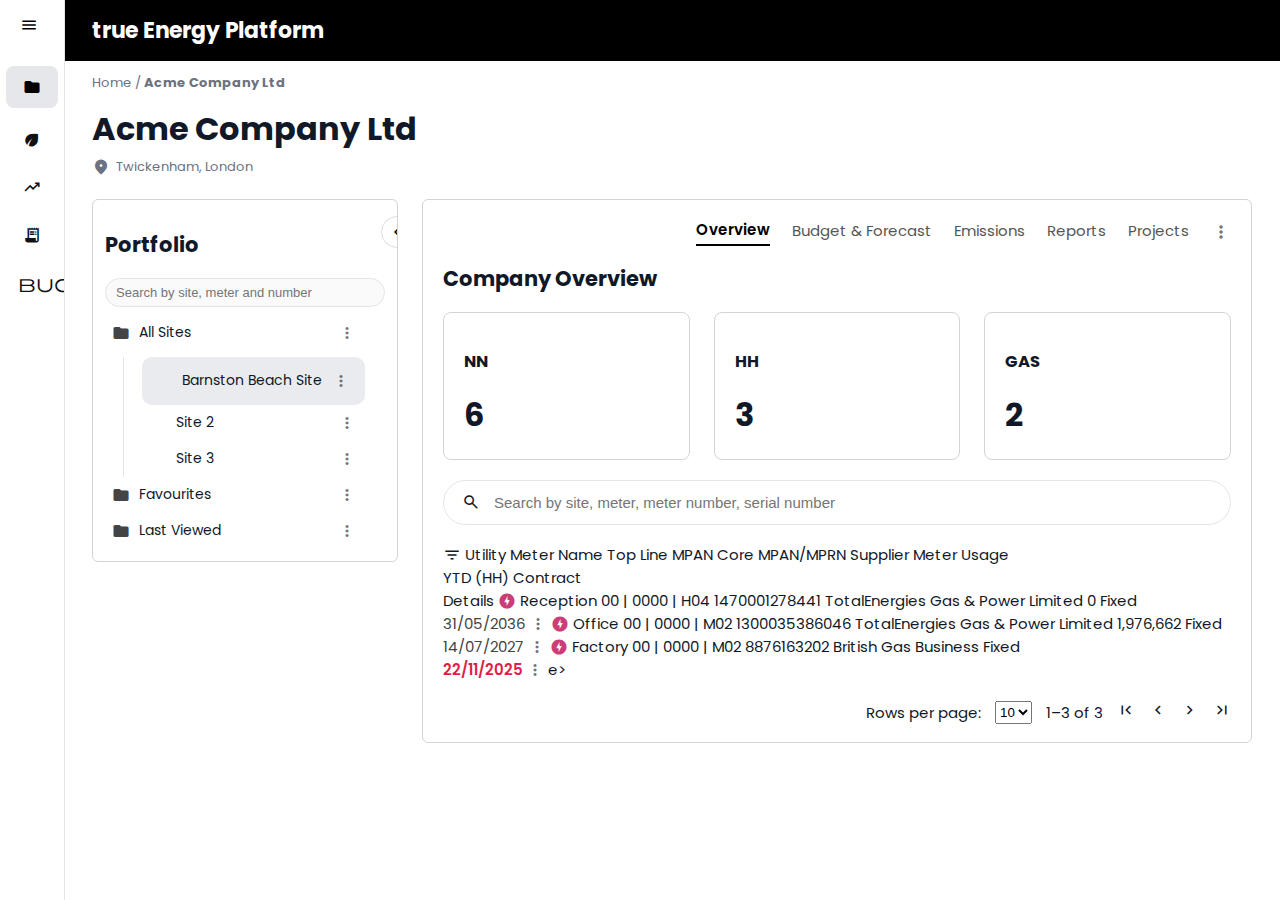
<file: index.html>
<!DOCTYPE html>
<html lang="en">
<head>
  <meta charset="UTF-8" />
  <title>True Energy Platform</title>
  <link rel="stylesheet" href="https://fonts.googleapis.com/css2?family=Material+Symbols+Outlined" />
  <link rel="stylesheet" href="assets/layout.css" />
  <link rel="stylesheet" href="assets/tree.css" />
  <link rel="preconnect" href="https://fonts.googleapis.com">
<link rel="preconnect" href="https://fonts.gstatic.com" crossorigin>
<link href="https://fonts.googleapis.com/css2?family=Allerta&family=Poppins:ital,wght@0,100;0,200;0,300;0,400;0,500;0,600;0,700;0,800;0,900;1,100;1,200;1,300;1,400;1,500;1,600;1,700;1,800;1,900&display=swap" rel="stylesheet">
</head>

<body class="nav-rail-collapsed">


  <!-- GOOGLE-STYLE NAV RAIL -->
  <aside id="navRail" class="nav-rail collapsed">

    <div class="nav-rail-top">
      <button id="navRailToggle" class="nav-rail-toggle">
        <span class="material-symbols-outlined">menu</span>
      </button>
    </div>

    <nav class="nav-rail-links">
       <a data-section="sustainability" class="landed">
        <span class="material-symbols-outlined">folder</span>
        <span class="label">Portfolio</span>
      </a>
      <a data-section="sustainability">
        <span class="material-symbols-outlined">eco</span>
        <span class="label">Sustainability</span>
      </a>

      <a data-section="trading">
        <span class="material-symbols-outlined">trending_up</span>
        <span class="label">Trading</span>
      </a>

      <a data-section="bill_validation">
        <span class="material-symbols-outlined">receipt_long</span>
        <span class="label">Bill Validation</span>
      </a>

      <a data-section="procurement">
        <span class="material-symbols-outlined">bucket_check</span>
        <span class="label">Procurement</span>
      </a>
    </nav>

  </aside>

  <!-- TOP HEADER -->
  <header class="top-header">
    <div class="logo">true Energy Platform</div>
  </header>

  <!-- BREADCRUMBS -->
  <div class="breadcrumbs">
    <span>Home</span> /
    <strong>Acme Company Ltd</strong>
  </div>

  <!-- PAGE TITLE -->
  <section class="page-title">
    <h1>Acme Company Ltd</h1>
    <div class="location-row">
      <span class="material-symbols-outlined">location_on</span>
      Twickenham, London
    </div>
  </section>

  <!-- MAIN LAYOUT -->
  <div class="layout-wrapper">

    <!-- LEFT SIDEBAR (Tree Navigation) -->
    <aside id="sidebar" class="sidebar">

      <button id="collapseBtn" class="sidebar-toggle">
        <span class="material-symbols-outlined" id="collapseIcon">chevron_left</span>
      </button>

      <div class="sidebar-content">
        <h2>Portfolio</h2>

        <div class="tree-card">
          <div class="tree-search">
            <input type="search" placeholder="Search by site, meter and number" disabled />
          </div>
          <div class="tree-container" id="treeContainer"></div>
        </div>
      </div>

    </aside>



    <!-- MAIN CONTENT -->
    <main class="main-content">

     <div class="content-top-menu">
  <nav>
    <a href="overview.html" class="tab-link landed">Overview</a>
    <a href="budget.html" class="tab-link">Budget &amp; Forecast</a>
    <a href="emissions.html" class="tab-link">Emissions</a>
    <a href="reports.html" class="tab-link">Reports</a>
    <a href="projects.html" class="tab-link">Projects</a>
    <span class="material-symbols-outlined more-menu">more_vert</span>
  </nav>
</div>

<h2>Company Overview</h2>
      <div class="metric-row">
        <div class="metric-card">
          <h3>NN</h3>
          <div class="value">6</div>
        </div>
        <div class="metric-card">
          <h3>HH</h3>
          <div class="value">3</div>
        </div>
        <div class="metric-card">
          <h3>GAS</h3>
          <div class="value">2</div>
        </div>
      </div>

      

      <div id="contentArea">

  <div class="meters-table-wrapper new-style">

    <!-- Search bar -->
    <div class="new-table-search">
      <span class="material-symbols-outlined search-icon">search</span>
      <input type="text" placeholder="Search by site, meter, meter number, serial number" />
    </div>

<tabe class="new-table">
      <thead>
        <tr>
          <th><span class="material-symbols-outlined">filter_list</span> Utility</th>
          <th>Meter Name</th>
          <th>Top Line MPAN</th>
          <th>Core MPAN/MPRN</th>
          <th>Supplier</th>
          <th>Meter Usage<br>YTD (HH)</th>
          <th>Contract<br>Details</th>
          <th></th>
        </tr>
      </thead>

      <tbody>

        <tr>
          <td><span class="material-symbols-outlined" style="color:#CA3D76 !important">offline_bolt</span></td>
          <td>Reception</td>
          <td>00 | 0000 | H04</td>
          <td>1470001278441</td>
          <td>TotalEnergies Gas & Power Limited</td>
          <td>0</td>
          <td>
            Fixed<br>
            <span class="date">31/05/2036</span>
          </td>
          <td><span class="material-symbols-outlined more">more_vert</span></td>
        </tr>

        <tr>
          <td><span class="material-symbols-outlined" style="color:#CA3D76 !important">offline_bolt</span></td>
          <td>Office</td>
          <td>00 | 0000 | M02</td>
          <td>1300035386046</td>
          <td>TotalEnergies Gas & Power Limited</td>
          <td>1,976,662</td>
          <td>
            Fixed<br>
            <span class="date">14/07/2027</span>
          </td>
          <td><span class="material-symbols-outlined more">more_vert</span></td>
        </tr>

        <tr>
          <td><span class="material-symbols-outlined" style="color:#CA3D76 !important">offline_bolt</span></td>
          <td>Factory</td>
          <td>00 | 0000 | M02</td>
          <td>8876163202</td>
          <td>British Gas Business</td>
          <td></td>
          <td>
            Fixed<br>
            <span class="date warning">22/11/2025</span>
          </td>
          <td><span class="material-symbols-outlined more">more_vert</span></td>
        </tr>

      </tbody>
    </table>e>


    <!-- Pagination -->
    <div class="new-pagination">
      <span>Rows per page:</span>
      <select>
        <option>10</option>
        <option>25</option>
        <option>50</option>
      </select>

      <span class="page-count">1–3 of 3</span>

      <span class="material-symbols-outlined disabled">first_page</span>
      <span class="material-symbols-outlined disabled">chevron_left</span>
      <span class="material-symbols-outlined">chevron_right</span>
      <span class="material-symbols-outlined">last_page</span>
    </div>

  </div>

</div>


    </main>

  </div>

  <div class="context-menu" id="contextMenu"></div>

  <script src="assets/tree.js"></script>
  <script src="assets/layout.js"></script>

</body>
</html>
</file>
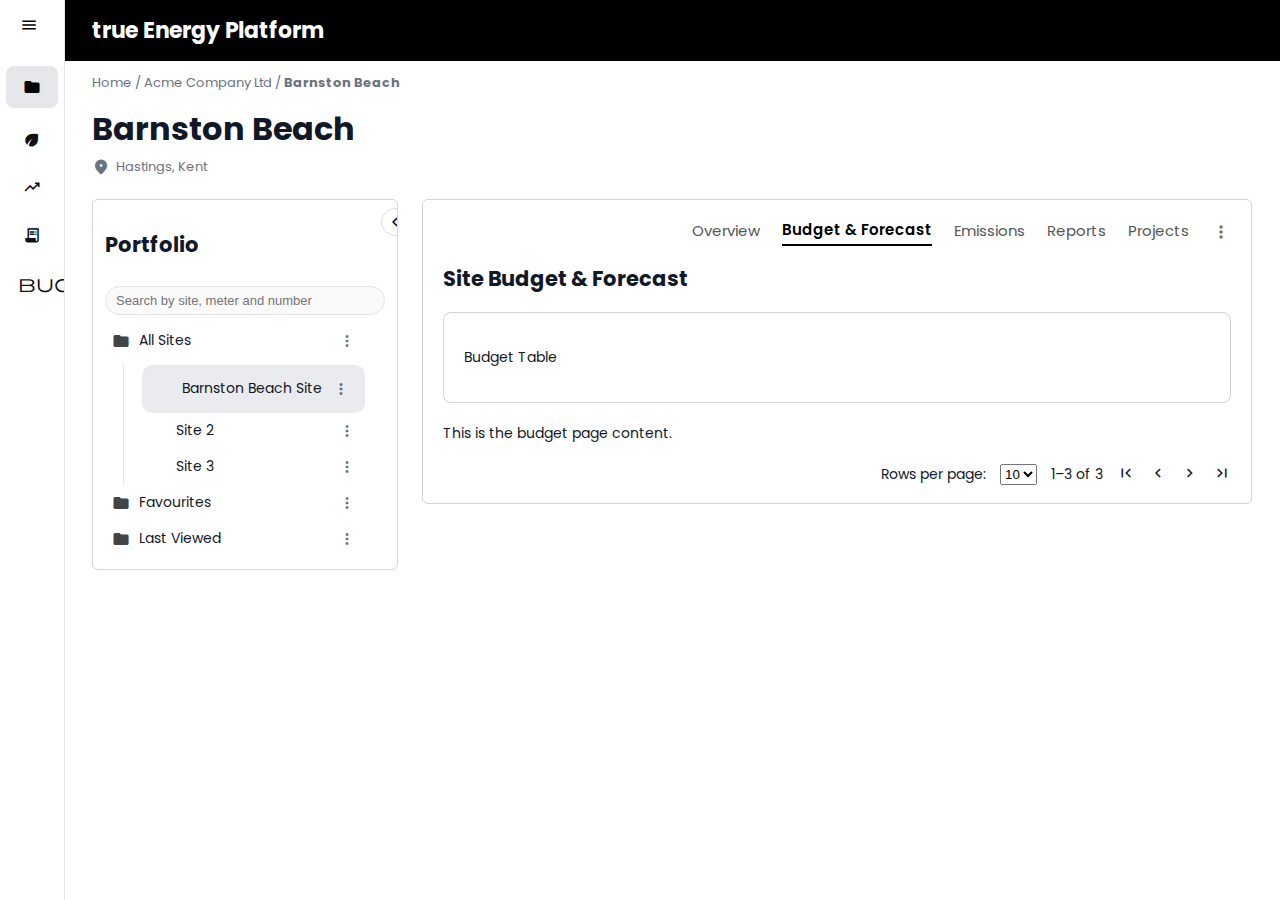
<file: budget.html>
<!DOCTYPE html>
<html lang="en">
<head>
  <meta charset="UTF-8" />
  <title>True Energy Platform</title>
  <link rel="stylesheet" href="https://fonts.googleapis.com/css2?family=Material+Symbols+Outlined" />
  <link rel="stylesheet" href="assets/layout.css" />
  <link rel="stylesheet" href="assets/tree.css" />
  <link rel="preconnect" href="https://fonts.googleapis.com">
<link rel="preconnect" href="https://fonts.gstatic.com" crossorigin>
<link href="https://fonts.googleapis.com/css2?family=Allerta&family=Poppins:ital,wght@0,100;0,200;0,300;0,400;0,500;0,600;0,700;0,800;0,900;1,100;1,200;1,300;1,400;1,500;1,600;1,700;1,800;1,900&display=swap" rel="stylesheet">
</head>

<body class="nav-rail-collapsed">

  <!-- GOOGLE-STYLE NAV RAIL -->
  <aside id="navRail" class="nav-rail collapsed">

    <div class="nav-rail-top">
      <button id="navRailToggle" class="nav-rail-toggle">
        <span class="material-symbols-outlined">menu</span>
      </button>
    </div>

    <nav class="nav-rail-links">
       <a data-section="sustainability" class="landed">
        <span class="material-symbols-outlined">folder</span>
        <span class="label">Portfolio</span>
      </a>
      <a data-section="sustainability">
        <span class="material-symbols-outlined">eco</span>
        <span class="label">Sustainability</span>
      </a>

      <a data-section="trading">
        <span class="material-symbols-outlined">trending_up</span>
        <span class="label">Trading</span>
      </a>

      <a data-section="bill_validation">
        <span class="material-symbols-outlined">receipt_long</span>
        <span class="label">Bill Validation</span>
      </a>

      <a data-section="procurement">
        <span class="material-symbols-outlined">bucket_check</span>
        <span class="label">Procurement</span>
      </a>
    </nav>

  </aside>

  <!-- TOP HEADER -->
  <header class="top-header">
    <div class="logo">true Energy Platform</div>
  </header>

  <!-- BREADCRUMBS -->
  <div class="breadcrumbs">
    <span>Home</span> /
    <span>Acme Company Ltd</span> /
    <strong>Barnston Beach</strong>
  </div>

  <!-- PAGE TITLE -->
  <section class="page-title">
    <h1>Barnston Beach</h1>
    <div class="location-row">
      <span class="material-symbols-outlined">location_on</span>
      Hastings, Kent
    </div>
  </section>

  <!-- MAIN LAYOUT -->
  <div class="layout-wrapper">

    <!-- LEFT SIDEBAR (Tree Navigation) -->
    <aside id="sidebar" class="sidebar">
      <div class="sidebar-header">
        <h2>Portfolio</h2>
        <button id="collapseBtn" class="collapse-btn">
          <span class="material-symbols-outlined" id="collapseIcon">chevron_left</span>
        </button>
      </div>

      <div class="tree-card">
        <div class="tree-search">
          <input type="search" placeholder="Search by site, meter and number" disabled />
        </div>
        <div class="tree-container" id="treeContainer"></div>
      </div>
    </aside>

    <!-- MAIN CONTENT -->
    <main class="main-content">

     <div class="content-top-menu">
  <nav>
  <a href="overview.html" class="tab-link">Overview</a>
  <a href="budget.html" class="tab-link landed">Budget &amp; Forecast</a>
  <a href="emissions.html" class="tab-link">Emissions</a>
  <a href="reports.html" class="tab-link">Reports</a>
  <a href="projects.html" class="tab-link">Projects</a>
  <span class="material-symbols-outlined more-menu">more_vert</span>
</nav>
</div>

    <h2>Site Budget & Forecast</h2>
      <div class="metric-row">
        <div class="metric-card">
          <p>Budget Table</p>
        </div>
      </div>

      

      <div id="contentArea"><p>This is the budget page content.</p></div>



    <!-- Pagination -->
    <div class="new-pagination">
      <span>Rows per page:</span>
      <select>
        <option>10</option>
        <option>25</option>
        <option>50</option>
      </select>

      <span class="page-count">1–3 of 3</span>

      <span class="material-symbols-outlined disabled">first_page</span>
      <span class="material-symbols-outlined disabled">chevron_left</span>
      <span class="material-symbols-outlined">chevron_right</span>
      <span class="material-symbols-outlined">last_page</span>
    </div>

  </div>

</div>


    </main>

  </div>

  <div class="context-menu" id="contextMenu"></div>

  <script src="assets/tree.js"></script>
  <script src="assets/layout.js"></script>

</body>
</html>
</file>
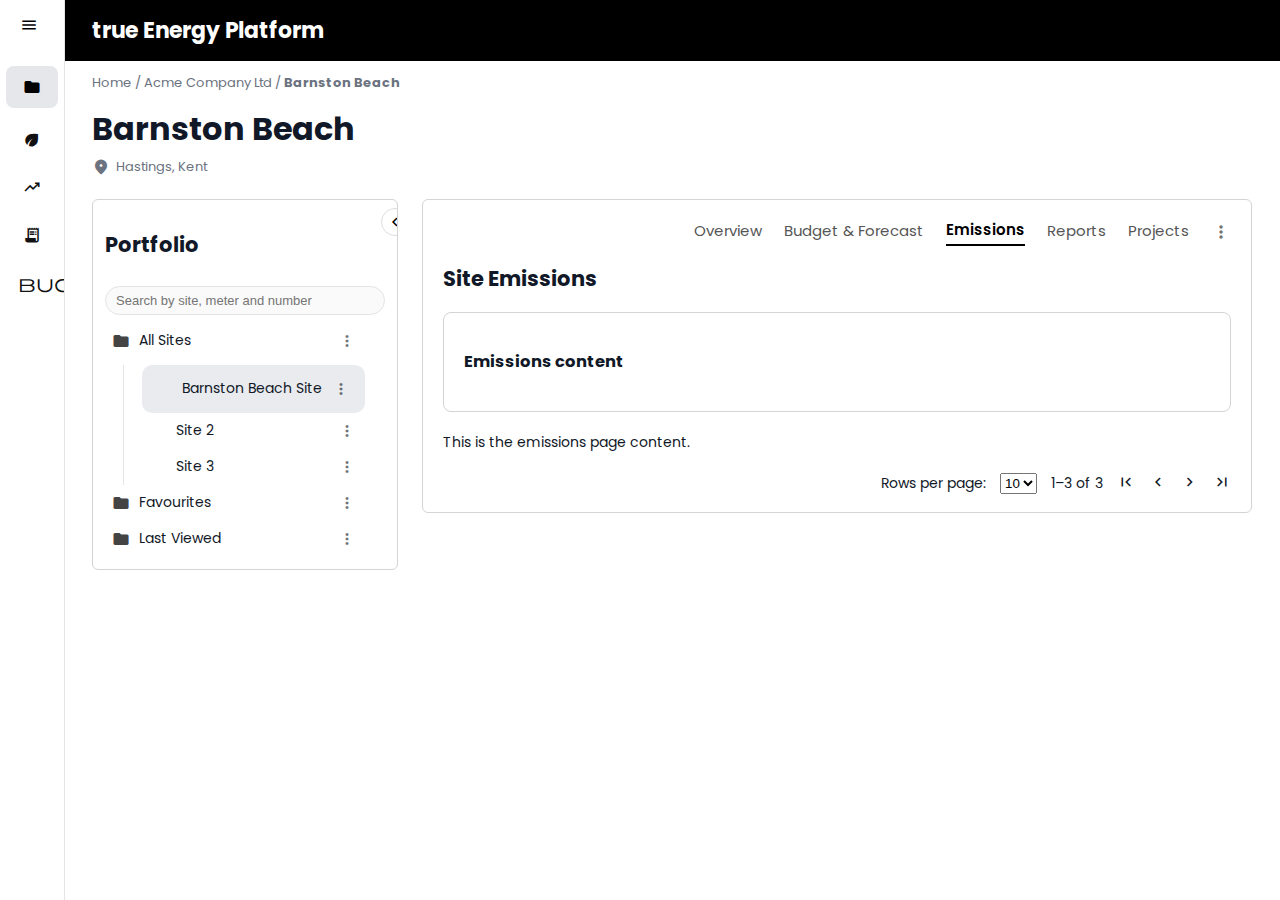
<file: emissions.html>
<!DOCTYPE html>
<html lang="en">
<head>
  <meta charset="UTF-8" />
  <title>True Energy Platform</title>
  <link rel="stylesheet" href="https://fonts.googleapis.com/css2?family=Material+Symbols+Outlined" />
  <link rel="stylesheet" href="assets/layout.css" />
  <link rel="stylesheet" href="assets/tree.css" />
  <link rel="preconnect" href="https://fonts.googleapis.com">
<link rel="preconnect" href="https://fonts.gstatic.com" crossorigin>
<link href="https://fonts.googleapis.com/css2?family=Allerta&family=Poppins:ital,wght@0,100;0,200;0,300;0,400;0,500;0,600;0,700;0,800;0,900;1,100;1,200;1,300;1,400;1,500;1,600;1,700;1,800;1,900&display=swap" rel="stylesheet">
</head>

<body class="nav-rail-collapsed">

  <!-- GOOGLE-STYLE NAV RAIL -->
  <aside id="navRail" class="nav-rail collapsed">

    <div class="nav-rail-top">
      <button id="navRailToggle" class="nav-rail-toggle">
        <span class="material-symbols-outlined">menu</span>
      </button>
    </div>

    <nav class="nav-rail-links">
       <a data-section="sustainability" class="landed">
        <span class="material-symbols-outlined">folder</span>
        <span class="label">Portfolio</span>
      </a>
      <a data-section="sustainability">
        <span class="material-symbols-outlined">eco</span>
        <span class="label">Sustainability</span>
      </a>

      <a data-section="trading">
        <span class="material-symbols-outlined">trending_up</span>
        <span class="label">Trading</span>
      </a>

      <a data-section="bill_validation">
        <span class="material-symbols-outlined">receipt_long</span>
        <span class="label">Bill Validation</span>
      </a>

      <a data-section="procurement">
        <span class="material-symbols-outlined">bucket_check</span>
        <span class="label">Procurement</span>
      </a>
    </nav>

  </aside>

  <!-- TOP HEADER -->
  <header class="top-header">
    <div class="logo">true Energy Platform</div>
  </header>

  <!-- BREADCRUMBS -->
  <div class="breadcrumbs">
    <span>Home</span> /
    <span>Acme Company Ltd</span> /
    <strong>Barnston Beach</strong>
  </div>

  <!-- PAGE TITLE -->
  <section class="page-title">
    <h1>Barnston Beach</h1>
    <div class="location-row">
      <span class="material-symbols-outlined">location_on</span>
       Hastings, Kent
    </div>
  </section>

  <!-- MAIN LAYOUT -->
  <div class="layout-wrapper">

    <!-- LEFT SIDEBAR (Tree Navigation) -->
    <aside id="sidebar" class="sidebar">
      <div class="sidebar-header">
        <h2>Portfolio</h2>
        <button id="collapseBtn" class="collapse-btn">
          <span class="material-symbols-outlined" id="collapseIcon">chevron_left</span>
        </button>
      </div>

      <div class="tree-card">
        <div class="tree-search">
          <input type="search" placeholder="Search by site, meter and number" disabled />
        </div>
        <div class="tree-container" id="treeContainer"></div>
      </div>
    </aside>

    <!-- MAIN CONTENT -->
    <main class="main-content">

     <div class="content-top-menu">
 <nav>
  <a href="overview.html" class="tab-link">Overview</a>
  <a href="budget.html" class="tab-link">Budget &amp; Forecast</a>
  <a href="emissions.html" class="tab-link landed">Emissions</a>
  <a href="reports.html" class="tab-link">Reports</a>
  <a href="projects.html" class="tab-link">Projects</a>
  <span class="material-symbols-outlined more-menu">more_vert</span>
</nav>
</div>

 <h2>Site Emissions</h2>
      <div class="metric-row">
        <div class="metric-card">
          <h3>Emissions content</h3>
        </div>
      </div>

     

      <div id="contentArea"><p>This is the emissions page content.</p></div>


    <!-- Pagination -->
    <div class="new-pagination">
      <span>Rows per page:</span>
      <select>
        <option>10</option>
        <option>25</option>
        <option>50</option>
      </select>

      <span class="page-count">1–3 of 3</span>

      <span class="material-symbols-outlined disabled">first_page</span>
      <span class="material-symbols-outlined disabled">chevron_left</span>
      <span class="material-symbols-outlined">chevron_right</span>
      <span class="material-symbols-outlined">last_page</span>
    </div>

  </div>

</div>


    </main>

  </div>

  <div class="context-menu" id="contextMenu"></div>

  <script src="assets/tree.js"></script>
  <script src="assets/layout.js"></script>

</body>
</html>
</file>
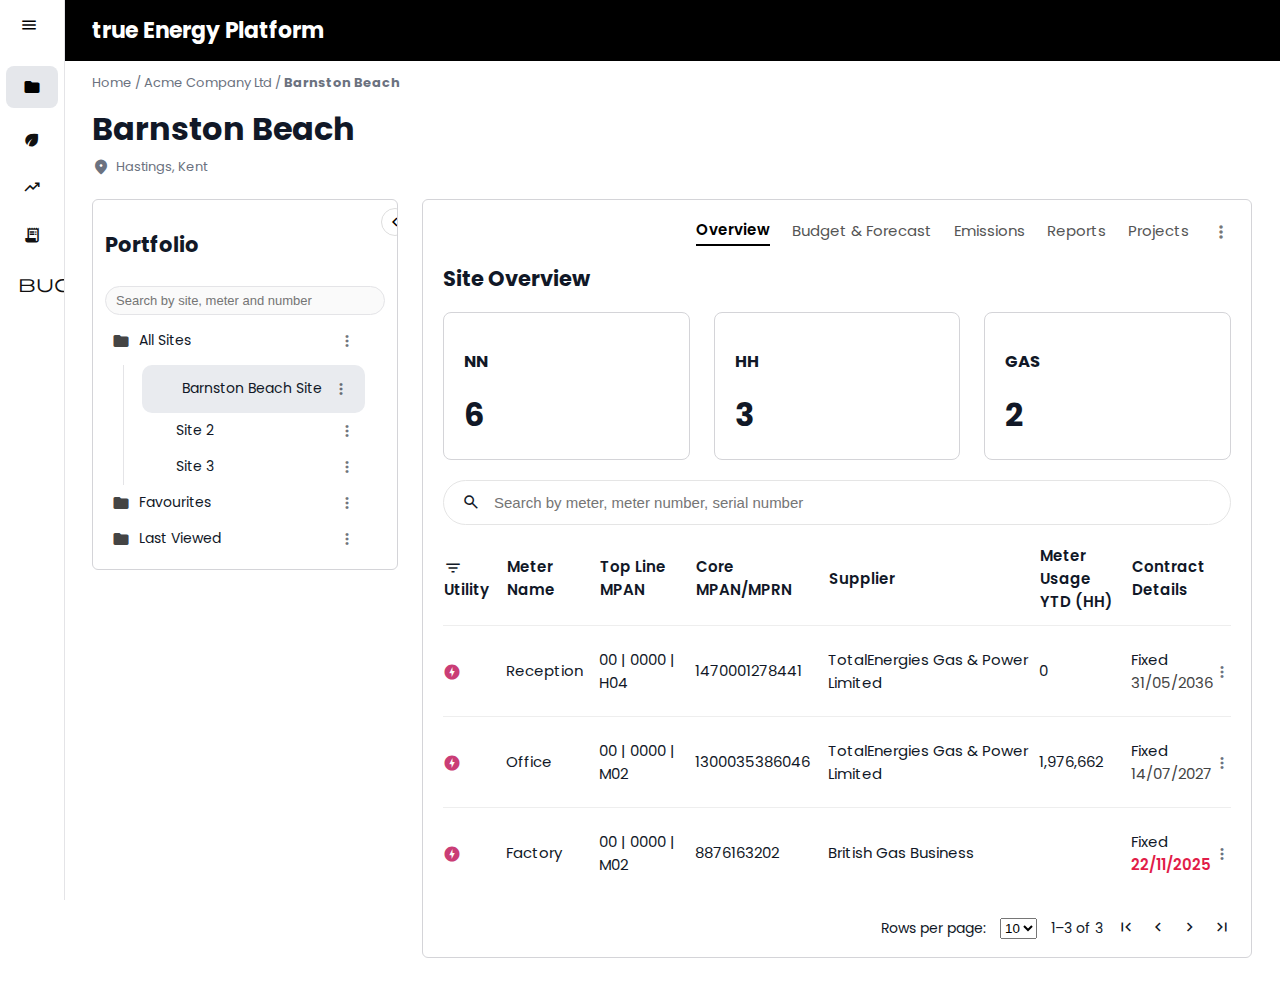
<file: overview-with-meter-content.html>
<!DOCTYPE html>
<html lang="en">
<head>
  <meta charset="UTF-8" />
  <title>True Energy Platform</title>
  <link rel="stylesheet" href="https://fonts.googleapis.com/css2?family=Material+Symbols+Outlined" />
  <link rel="stylesheet" href="assets/layout.css" />
  <link rel="stylesheet" href="assets/tree.css" />
  <link rel="preconnect" href="https://fonts.googleapis.com">
<link rel="preconnect" href="https://fonts.gstatic.com" crossorigin>
<link href="https://fonts.googleapis.com/css2?family=Allerta&family=Poppins:ital,wght@0,100;0,200;0,300;0,400;0,500;0,600;0,700;0,800;0,900;1,100;1,200;1,300;1,400;1,500;1,600;1,700;1,800;1,900&display=swap" rel="stylesheet">
</head>

<body class="nav-rail-collapsed">

  <!-- GOOGLE-STYLE NAV RAIL -->
  <aside id="navRail" class="nav-rail collapsed">

    <div class="nav-rail-top">
      <button id="navRailToggle" class="nav-rail-toggle">
        <span class="material-symbols-outlined">menu</span>
      </button>
    </div>

    <nav class="nav-rail-links">
       <a data-section="sustainability" class="landed">
        <span class="material-symbols-outlined">folder</span>
        <span class="label">Portfolio</span>
      </a>
      <a data-section="sustainability">
        <span class="material-symbols-outlined">eco</span>
        <span class="label">Sustainability</span>
      </a>

      <a data-section="trading">
        <span class="material-symbols-outlined">trending_up</span>
        <span class="label">Trading</span>
      </a>

      <a data-section="bill_validation">
        <span class="material-symbols-outlined">receipt_long</span>
        <span class="label">Bill Validation</span>
      </a>

      <a data-section="procurement">
        <span class="material-symbols-outlined">bucket_check</span>
        <span class="label">Procurement</span>
      </a>
    </nav>

  </aside>

  <!-- TOP HEADER -->
  <header class="top-header">
    <div class="logo">true Energy Platform</div>
  </header>

 <!-- BREADCRUMBS -->
  <div class="breadcrumbs">
    <span>Home</span> /
    <span>Acme Company Ltd</span> /
    <strong>Barnston Beach</strong>
  </div>

  <!-- PAGE TITLE -->
  <section class="page-title">
    <h1>Barnston Beach</h1>
    <div class="location-row">
      <span class="material-symbols-outlined">location_on</span>
       Hastings, Kent
    </div>
  </section>

  <!-- MAIN LAYOUT -->
  <div class="layout-wrapper">

    <!-- LEFT SIDEBAR (Tree Navigation) -->
    <aside id="sidebar" class="sidebar">
      <div class="sidebar-header">
        <h2>Portfolio</h2>
        <button id="collapseBtn" class="collapse-btn">
          <span class="material-symbols-outlined" id="collapseIcon">chevron_left</span>
        </button>
      </div>

      <div class="tree-card">
        <div class="tree-search">
          <input type="search" placeholder="Search by site, meter and number" disabled />
        </div>
        <div class="tree-container" id="treeContainer"></div>
      </div>
    </aside>

    <!-- MAIN CONTENT -->
    <main class="main-content">

     <div class="content-top-menu">
 <nav>
  <a href="overview.html" class="tab-link landed">Overview</a>
  <a href="budget.html" class="tab-link">Budget &amp; Forecast</a>
  <a href="emissions.html" class="tab-link">Emissions</a>
  <a href="reports.html" class="tab-link">Reports</a>
  <a href="projects.html" class="tab-link">Projects</a>
  <span class="material-symbols-outlined more-menu">more_vert</span>
</nav>
</div>

 <h2>Site Overview</h2>
      <div class="metric-row">
        <div class="metric-card">
          <h3>NN</h3>
          <div class="value">6</div>
        </div>
        <div class="metric-card">
          <h3>HH</h3>
          <div class="value">3</div>
        </div>
        <div class="metric-card">
          <h3>GAS</h3>
          <div class="value">2</div>
        </div>
      </div>

     

      <div id="contentArea">

  <div class="meters-table-wrapper new-style">

    <!-- Search bar -->
    <div class="new-table-search">
      <span class="material-symbols-outlined search-icon">search</span>
      <input type="text" placeholder="Search by meter, meter number, serial number" />
    </div>

    <table class="new-table">
      <thead>
        <tr>
          <th><span class="material-symbols-outlined">filter_list</span> Utility</th>
          <th>Meter Name</th>
          <th>Top Line MPAN</th>
          <th>Core MPAN/MPRN</th>
          <th>Supplier</th>
          <th>Meter Usage<br>YTD (HH)</th>
          <th>Contract<br>Details</th>
          <th></th>
        </tr>
      </thead>

      <tbody>

        <tr>
          <td><span class="material-symbols-outlined" style="color:#CA3D76 !important">offline_bolt</span></td>
          <td>Reception</td>
          <td>00 | 0000 | H04</td>
          <td>1470001278441</td>
          <td>TotalEnergies Gas & Power Limited</td>
          <td>0</td>
          <td>
            Fixed<br>
            <span class="date">31/05/2036</span>
          </td>
          <td><span class="material-symbols-outlined more">more_vert</span></td>
        </tr>

        <tr>
          <td><span class="material-symbols-outlined" style="color:#CA3D76 !important">offline_bolt</span></td>
          <td>Office</td>
          <td>00 | 0000 | M02</td>
          <td>1300035386046</td>
          <td>TotalEnergies Gas & Power Limited</td>
          <td>1,976,662</td>
          <td>
            Fixed<br>
            <span class="date">14/07/2027</span>
          </td>
          <td><span class="material-symbols-outlined more">more_vert</span></td>
        </tr>

        <tr>
          <td><span class="material-symbols-outlined" style="color:#CA3D76 !important">offline_bolt</span></td>
          <td>Factory</td>
          <td>00 | 0000 | M02</td>
          <td>8876163202</td>
          <td>British Gas Business</td>
          <td></td>
          <td>
            Fixed<br>
            <span class="date warning">22/11/2025</span>
          </td>
          <td><span class="material-symbols-outlined more">more_vert</span></td>
        </tr>

      </tbody>
    </table>

    <!-- Pagination -->
    <div class="new-pagination">
      <span>Rows per page:</span>
      <select>
        <option>10</option>
        <option>25</option>
        <option>50</option>
      </select>

      <span class="page-count">1–3 of 3</span>

      <span class="material-symbols-outlined disabled">first_page</span>
      <span class="material-symbols-outlined disabled">chevron_left</span>
      <span class="material-symbols-outlined">chevron_right</span>
      <span class="material-symbols-outlined">last_page</span>
    </div>

  </div>

</div>


    </main>

  </div>

  <div class="context-menu" id="contextMenu"></div>

  <script src="assets/tree.js"></script>
  <script src="assets/layout.js"></script>

</body>
</html>
</file>
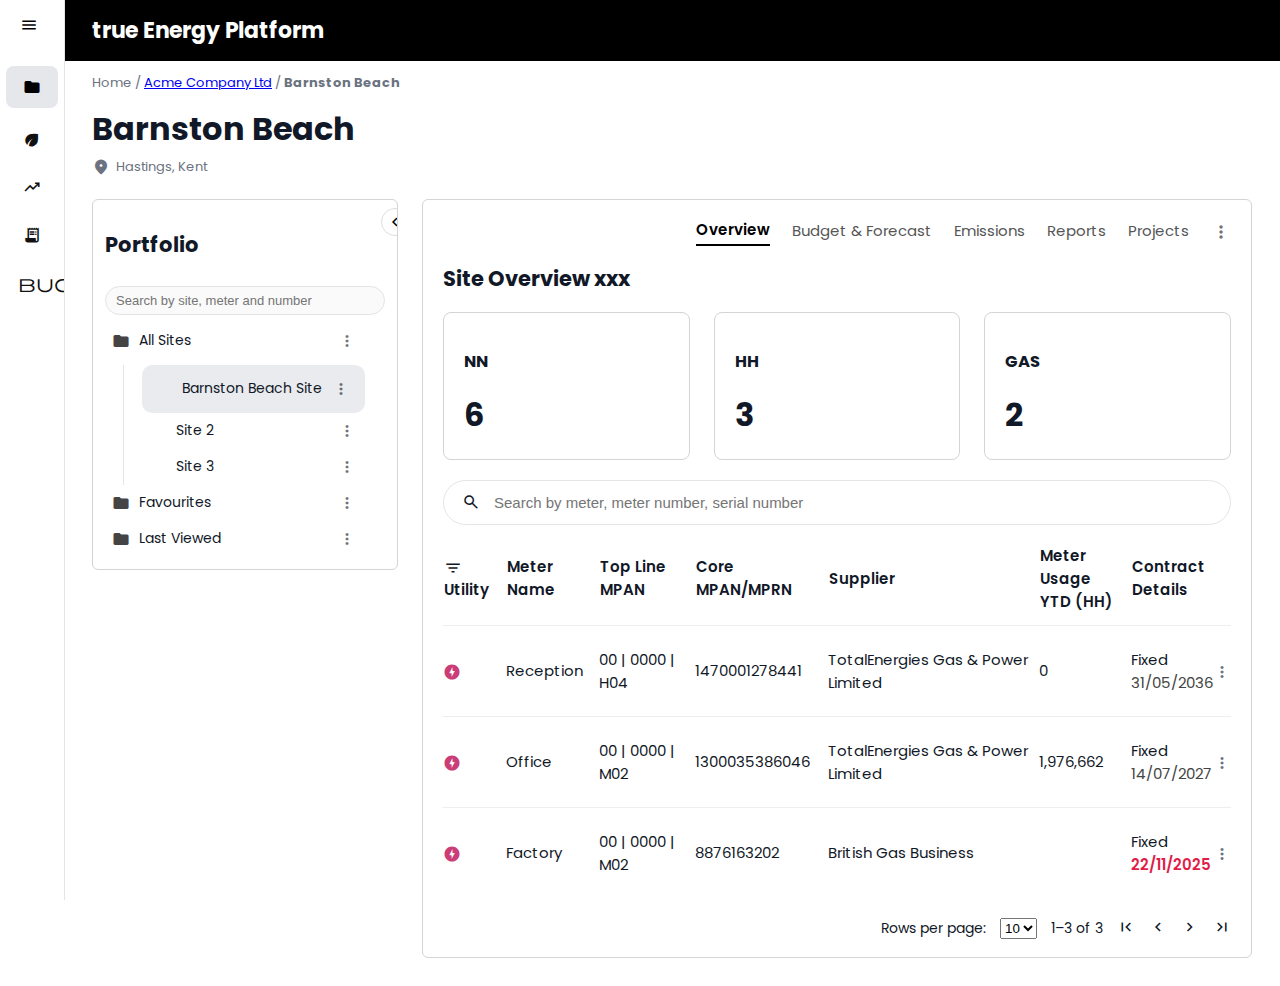
<file: overview.html>
<!DOCTYPE html>
<html lang="en">
<head>
  <meta charset="UTF-8" />
  <title>True Energy Platform</title>
  <link rel="stylesheet" href="https://fonts.googleapis.com/css2?family=Material+Symbols+Outlined" />
  <link rel="stylesheet" href="assets/layout.css" />
  <link rel="stylesheet" href="assets/tree.css" />
  <link rel="preconnect" href="https://fonts.googleapis.com">
<link rel="preconnect" href="https://fonts.gstatic.com" crossorigin>
<link href="https://fonts.googleapis.com/css2?family=Allerta&family=Poppins:ital,wght@0,100;0,200;0,300;0,400;0,500;0,600;0,700;0,800;0,900;1,100;1,200;1,300;1,400;1,500;1,600;1,700;1,800;1,900&display=swap" rel="stylesheet">
</head>

<body class="nav-rail-collapsed">

  <!-- GOOGLE-STYLE NAV RAIL -->
  <aside id="navRail" class="nav-rail collapsed">

    <div class="nav-rail-top">
      <button id="navRailToggle" class="nav-rail-toggle">
        <span class="material-symbols-outlined">menu</span>
      </button>
    </div>

    <nav class="nav-rail-links">
       <a data-section="sustainability" class="landed">
        <span class="material-symbols-outlined">folder</span>
        <span class="label">Portfolio</span>
      </a>
      <a data-section="sustainability">
        <span class="material-symbols-outlined">eco</span>
        <span class="label">Sustainability</span>
      </a>

      <a data-section="trading">
        <span class="material-symbols-outlined">trending_up</span>
        <span class="label">Trading</span>
      </a>

      <a data-section="bill_validation">
        <span class="material-symbols-outlined">receipt_long</span>
        <span class="label">Bill Validation</span>
      </a>

      <a data-section="procurement">
        <span class="material-symbols-outlined">bucket_check</span>
        <span class="label">Procurement</span>
      </a>
    </nav>

  </aside>

  <!-- TOP HEADER -->
  <header class="top-header">
    <div class="logo">true Energy Platform</div>
  </header>

 <!-- BREADCRUMBS -->
  <div class="breadcrumbs">
    <span>Home</span> /
    <span><a href="index.html">Acme Company Ltd</a></span> /
    <strong>Barnston Beach</strong>
  </div>

  <!-- PAGE TITLE -->
  <section class="page-title">
    <h1>Barnston Beach</h1>
    <div class="location-row">
      <span class="material-symbols-outlined">location_on</span>
       Hastings, Kent
    </div>
  </section>

  <!-- MAIN LAYOUT -->
  <div class="layout-wrapper">

    <!-- LEFT SIDEBAR (Tree Navigation) -->
    <aside id="sidebar" class="sidebar">
      <div class="sidebar-header">
        <h2>Portfolio</h2>
        <button id="collapseBtn" class="collapse-btn">
          <span class="material-symbols-outlined" id="collapseIcon">chevron_left</span>
        </button>
      </div>

      <div class="tree-card">
        <div class="tree-search">
          <input type="search" placeholder="Search by site, meter and number" disabled />
        </div>
        <div class="tree-container" id="treeContainer"></div>
      </div>
    </aside>

    <!-- MAIN CONTENT -->
    <main class="main-content">

     <div class="content-top-menu">
 <nav>
  <a href="overview.html" class="tab-link landed">Overview</a>
  <a href="budget.html" class="tab-link">Budget &amp; Forecast</a>
  <a href="emissions.html" class="tab-link">Emissions</a>
  <a href="reports.html" class="tab-link">Reports</a>
  <a href="projects.html" class="tab-link">Projects</a>
  <span class="material-symbols-outlined more-menu">more_vert</span>
</nav>
</div>

 <h2>Site Overview xxx</h2>
      <div class="metric-row">
        <div class="metric-card">
          <h3>NN</h3>
          <div class="value">6</div>
        </div>
        <div class="metric-card">
          <h3>HH</h3>
          <div class="value">3</div>
        </div>
        <div class="metric-card">
          <h3>GAS</h3>
          <div class="value">2</div>
        </div>
      </div>

     

      <div id="contentArea">

  <div class="meters-table-wrapper new-style">

    <!-- Search bar -->
    <div class="new-table-search">
      <span class="material-symbols-outlined search-icon">search</span>
      <input type="text" placeholder="Search by meter, meter number, serial number" />
    </div>

    <table class="new-table">
      <thead>
        <tr>
          <th><span class="material-symbols-outlined">filter_list</span> Utility</th>
          <th>Meter Name</th>
          <th>Top Line MPAN</th>
          <th>Core MPAN/MPRN</th>
          <th>Supplier</th>
          <th>Meter Usage<br>YTD (HH)</th>
          <th>Contract<br>Details</th>
          <th></th>
        </tr>
      </thead>

      <tbody>

        <tr>
          <td><span class="material-symbols-outlined" style="color:#CA3D76 !important">offline_bolt</span></td>
          <td>Reception</td>
          <td>00 | 0000 | H04</td>
          <td>1470001278441</td>
          <td>TotalEnergies Gas & Power Limited</td>
          <td>0</td>
          <td>
            Fixed<br>
            <span class="date">31/05/2036</span>
          </td>
          <td><span class="material-symbols-outlined more">more_vert</span></td>
        </tr>

        <tr>
          <td><span class="material-symbols-outlined" style="color:#CA3D76 !important">offline_bolt</span></td>
          <td>Office</td>
          <td>00 | 0000 | M02</td>
          <td>1300035386046</td>
          <td>TotalEnergies Gas & Power Limited</td>
          <td>1,976,662</td>
          <td>
            Fixed<br>
            <span class="date">14/07/2027</span>
          </td>
          <td><span class="material-symbols-outlined more">more_vert</span></td>
        </tr>

        <tr>
          <td><span class="material-symbols-outlined" style="color:#CA3D76 !important">offline_bolt</span></td>
          <td>Factory</td>
          <td>00 | 0000 | M02</td>
          <td>8876163202</td>
          <td>British Gas Business</td>
          <td></td>
          <td>
            Fixed<br>
            <span class="date warning">22/11/2025</span>
          </td>
          <td><span class="material-symbols-outlined more">more_vert</span></td>
        </tr>

      </tbody>
    </table>
    <!-- Pagination -->
    <div class="new-pagination">
      <span>Rows per page:</span>
      <select>
        <option>10</option>
        <option>25</option>
        <option>50</option>
      </select>

      <span class="page-count">1–3 of 3</span>

      <span class="material-symbols-outlined disabled">first_page</span>
      <span class="material-symbols-outlined disabled">chevron_left</span>
      <span class="material-symbols-outlined">chevron_right</span>
      <span class="material-symbols-outlined">last_page</span>
    </div>

  </div>

</div>


    </main>

  </div>

  <div class="context-menu" id="contextMenu"></div>

  <script src="assets/tree.js"></script>
  <script src="assets/layout.js"></script>

</body>
</html>
</file>
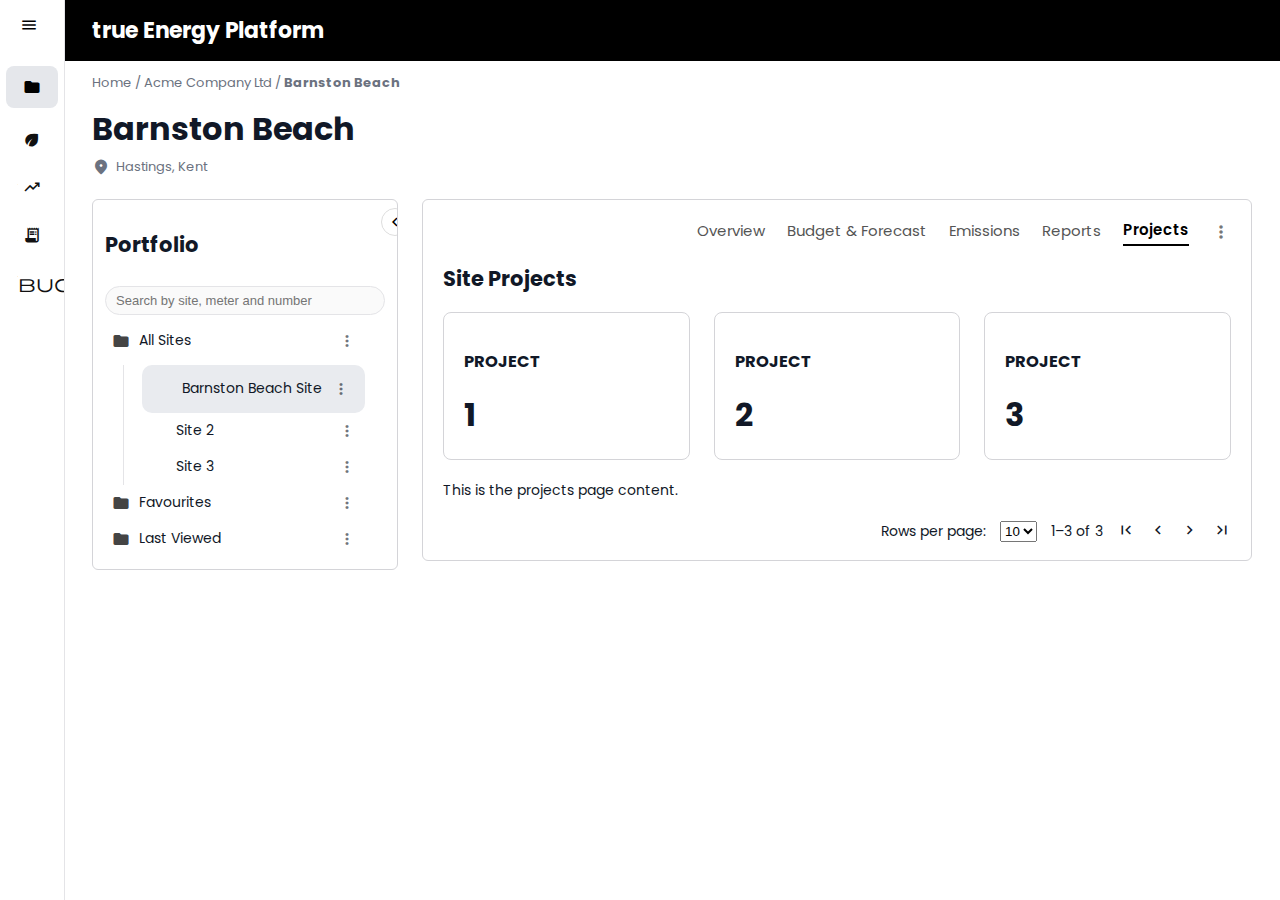
<file: projects.html>
<!DOCTYPE html>
<html lang="en">
<head>
  <meta charset="UTF-8" />
  <title>True Energy Platform</title>
  <link rel="stylesheet" href="https://fonts.googleapis.com/css2?family=Material+Symbols+Outlined" />
  <link rel="stylesheet" href="assets/layout.css" />
  <link rel="stylesheet" href="assets/tree.css" />
  <link rel="preconnect" href="https://fonts.googleapis.com">
<link rel="preconnect" href="https://fonts.gstatic.com" crossorigin>
<link href="https://fonts.googleapis.com/css2?family=Allerta&family=Poppins:ital,wght@0,100;0,200;0,300;0,400;0,500;0,600;0,700;0,800;0,900;1,100;1,200;1,300;1,400;1,500;1,600;1,700;1,800;1,900&display=swap" rel="stylesheet">
</head>

<body class="nav-rail-collapsed">

  <!-- GOOGLE-STYLE NAV RAIL -->
  <aside id="navRail" class="nav-rail collapsed">

    <div class="nav-rail-top">
      <button id="navRailToggle" class="nav-rail-toggle">
        <span class="material-symbols-outlined">menu</span>
      </button>
    </div>

    <nav class="nav-rail-links">
       <a data-section="sustainability" class="landed">
        <span class="material-symbols-outlined">folder</span>
        <span class="label">Portfolio</span>
      </a>
      <a data-section="sustainability">
        <span class="material-symbols-outlined">eco</span>
        <span class="label">Sustainability</span>
      </a>

      <a data-section="trading">
        <span class="material-symbols-outlined">trending_up</span>
        <span class="label">Trading</span>
      </a>

      <a data-section="bill_validation">
        <span class="material-symbols-outlined">receipt_long</span>
        <span class="label">Bill Validation</span>
      </a>

      <a data-section="procurement">
        <span class="material-symbols-outlined">bucket_check</span>
        <span class="label">Procurement</span>
      </a>
    </nav>

  </aside>

  <!-- TOP HEADER -->
  <header class="top-header">
    <div class="logo">true Energy Platform</div>
  </header>

 <!-- BREADCRUMBS -->
  <div class="breadcrumbs">
    <span>Home</span> /
    <span>Acme Company Ltd</span> /
    <strong>Barnston Beach</strong>
  </div>

  <!-- PAGE TITLE -->
  <section class="page-title">
    <h1>Barnston Beach</h1>
    <div class="location-row">
      <span class="material-symbols-outlined">location_on</span>
       Hastings, Kent
    </div>
  </section>

  <!-- MAIN LAYOUT -->
  <div class="layout-wrapper">

    <!-- LEFT SIDEBAR (Tree Navigation) -->
    <aside id="sidebar" class="sidebar">
      <div class="sidebar-header">
        <h2>Portfolio</h2>
        <button id="collapseBtn" class="collapse-btn">
          <span class="material-symbols-outlined" id="collapseIcon">chevron_left</span>
        </button>
      </div>

      <div class="tree-card">
        <div class="tree-search">
          <input type="search" placeholder="Search by site, meter and number" disabled />
        </div>
        <div class="tree-container" id="treeContainer"></div>
      </div>
    </aside>

    <!-- MAIN CONTENT -->
    <main class="main-content">

     <div class="content-top-menu">
 <nav>
  <a href="overview.html" class="tab-link">Overview</a>
  <a href="budget.html" class="tab-link">Budget &amp; Forecast</a>
  <a href="emissions.html" class="tab-link">Emissions</a>
  <a href="reports.html" class="tab-link">Reports</a>
  <a href="projects.html" class="tab-link landed">Projects</a>
  <span class="material-symbols-outlined more-menu">more_vert</span>
</nav>
</div>

      <h2>Site Projects</h2>

      <div class="metric-row">
        <div class="metric-card">
          <h3>PROJECT</h3>
          <div class="value">1</div>
        </div>
        <div class="metric-card">
          <h3>PROJECT</h3>
          <div class="value">2</div>
        </div>
        <div class="metric-card">
          <h3>PROJECT</h3>
          <div class="value">3</div>
        </div>
      </div>


      <div id="contentArea"><p>This is the projects page content.</p></div>


    <!-- Pagination -->
    <div class="new-pagination">
      <span>Rows per page:</span>
      <select>
        <option>10</option>
        <option>25</option>
        <option>50</option>
      </select>

      <span class="page-count">1–3 of 3</span>

      <span class="material-symbols-outlined disabled">first_page</span>
      <span class="material-symbols-outlined disabled">chevron_left</span>
      <span class="material-symbols-outlined">chevron_right</span>
      <span class="material-symbols-outlined">last_page</span>
    </div>

  </div>

</div>


    </main>

  </div>

  <div class="context-menu" id="contextMenu"></div>

  <script src="assets/tree.js"></script>
  <script src="assets/layout.js"></script>

</body>
</html>
</file>
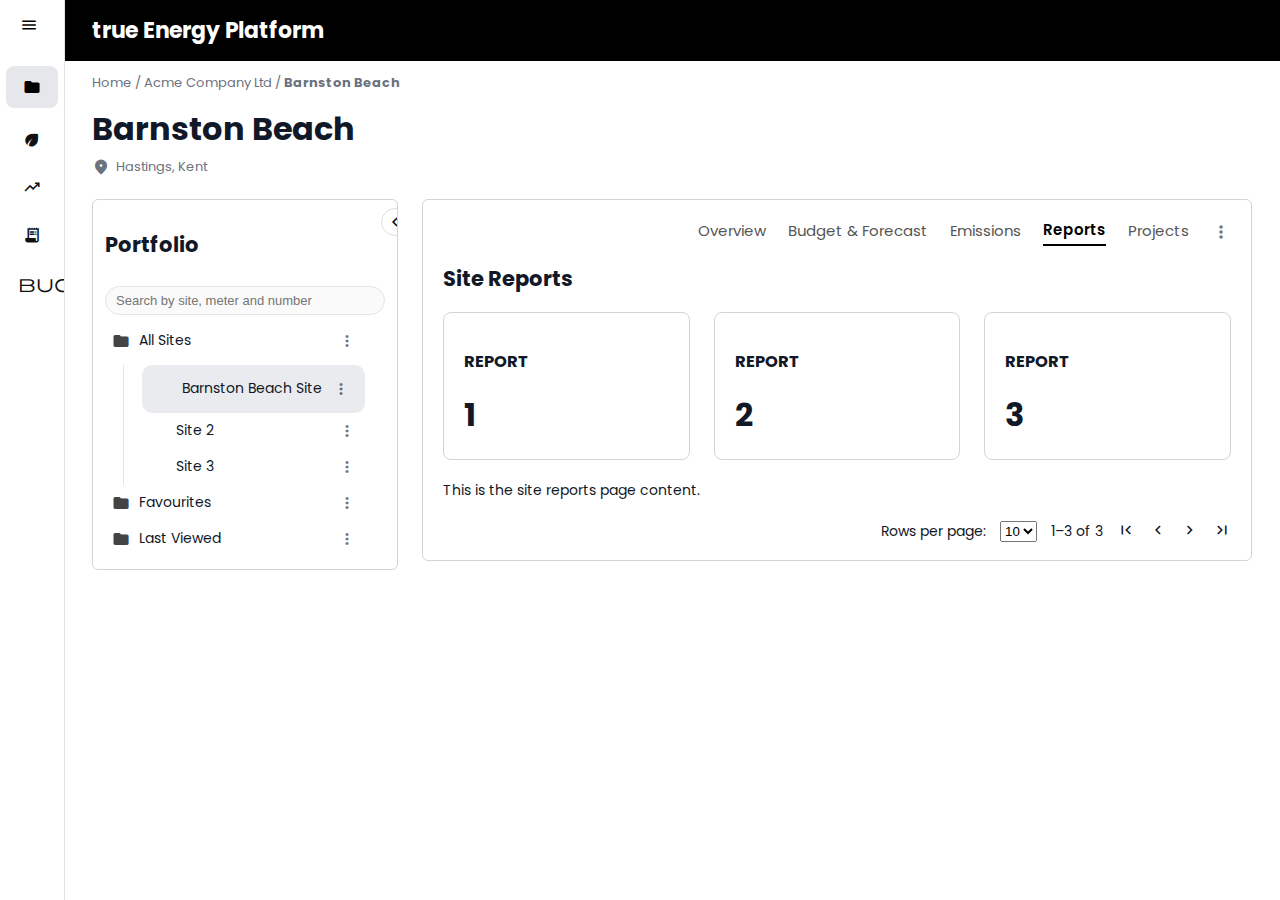
<file: reports.html>
<!DOCTYPE html>
<html lang="en">
<head>
  <meta charset="UTF-8" />
  <title>True Energy Platform</title>
  <link rel="stylesheet" href="https://fonts.googleapis.com/css2?family=Material+Symbols+Outlined" />
  <link rel="stylesheet" href="assets/layout.css" />
  <link rel="stylesheet" href="assets/tree.css" />
  <link rel="preconnect" href="https://fonts.googleapis.com">
<link rel="preconnect" href="https://fonts.gstatic.com" crossorigin>
<link href="https://fonts.googleapis.com/css2?family=Allerta&family=Poppins:ital,wght@0,100;0,200;0,300;0,400;0,500;0,600;0,700;0,800;0,900;1,100;1,200;1,300;1,400;1,500;1,600;1,700;1,800;1,900&display=swap" rel="stylesheet">
</head>

<body class="nav-rail-collapsed">

  <!-- GOOGLE-STYLE NAV RAIL -->
  <aside id="navRail" class="nav-rail collapsed">

    <div class="nav-rail-top">
      <button id="navRailToggle" class="nav-rail-toggle">
        <span class="material-symbols-outlined">menu</span>
      </button>
    </div>

    <nav class="nav-rail-links">
       <a data-section="sustainability" class="landed">
        <span class="material-symbols-outlined">folder</span>
        <span class="label">Portfolio</span>
      </a>
      <a data-section="sustainability">
        <span class="material-symbols-outlined">eco</span>
        <span class="label">Sustainability</span>
      </a>

      <a data-section="trading">
        <span class="material-symbols-outlined">trending_up</span>
        <span class="label">Trading</span>
      </a>

      <a data-section="bill_validation">
        <span class="material-symbols-outlined">receipt_long</span>
        <span class="label">Bill Validation</span>
      </a>

      <a data-section="procurement">
        <span class="material-symbols-outlined">bucket_check</span>
        <span class="label">Procurement</span>
      </a>
    </nav>

  </aside>

  <!-- TOP HEADER -->
  <header class="top-header">
    <div class="logo">true Energy Platform</div>
  </header>

 <!-- BREADCRUMBS -->
  <div class="breadcrumbs">
    <span>Home</span> /
    <span>Acme Company Ltd</span> /
    <strong>Barnston Beach</strong>
  </div>

  <!-- PAGE TITLE -->
  <section class="page-title">
    <h1>Barnston Beach</h1>
    <div class="location-row">
      <span class="material-symbols-outlined">location_on</span>
       Hastings, Kent
    </div>
  </section>

  <!-- MAIN LAYOUT -->
  <div class="layout-wrapper">

    <!-- LEFT SIDEBAR (Tree Navigation) -->
    <aside id="sidebar" class="sidebar">
      <div class="sidebar-header">
        <h2>Portfolio</h2>
        <button id="collapseBtn" class="collapse-btn">
          <span class="material-symbols-outlined" id="collapseIcon">chevron_left</span>
        </button>
      </div>

      <div class="tree-card">
        <div class="tree-search">
          <input type="search" placeholder="Search by site, meter and number" disabled />
        </div>
        <div class="tree-container" id="treeContainer"></div>
      </div>
    </aside>

    <!-- MAIN CONTENT -->
    <main class="main-content">

     <div class="content-top-menu">
<nav>
  <a href="overview.html" class="tab-link">Overview</a>
  <a href="budget.html" class="tab-link">Budget &amp; Forecast</a>
  <a href="emissions.html" class="tab-link">Emissions</a>
  <a href="reports.html" class="tab-link landed">Reports</a>
  <a href="projects.html" class="tab-link">Projects</a>
  <span class="material-symbols-outlined more-menu">more_vert</span>
</nav>
</div>
 <h2>Site Reports</h2>

      <div class="metric-row">
        <div class="metric-card">
          <h3>REPORT</h3>
          <div class="value">1</div>
        </div>
        <div class="metric-card">
          <h3>REPORT</h3>
          <div class="value">2</div>
        </div>
        <div class="metric-card">
          <h3>REPORT</h3>
          <div class="value">3</div>
        </div>
      </div>

     

      <div id="contentArea"><p>This is the site reports page content.</p></div>

    

    <!-- Pagination -->
    <div class="new-pagination">
      <span>Rows per page:</span>
      <select>
        <option>10</option>
        <option>25</option>
        <option>50</option>
      </select>

      <span class="page-count">1–3 of 3</span>

      <span class="material-symbols-outlined disabled">first_page</span>
      <span class="material-symbols-outlined disabled">chevron_left</span>
      <span class="material-symbols-outlined">chevron_right</span>
      <span class="material-symbols-outlined">last_page</span>
    </div>

  </div>

</div>


    </main>

  </div>

  <div class="context-menu" id="contextMenu"></div>

  <script src="assets/tree.js"></script>
  <script src="assets/layout.js"></script>

</body>
</html>
</file>
<file: assets/layout.css>
:root {
  font-family: "Poppins", system-ui, -apple-system, BlinkMacSystemFont, "Segoe UI", sans-serif;
  font-size: 14px;
  --bg: #ffffff;
  --border-subtle: #e4e4e7;
  --text-main: #111827;
  --text-muted: #6b7280;
  --highlight: #F5F5F5;
}

body {
  margin: 0;
  background: var(--bg);
  color: var(--text-main);
}

/* MATERIAL ICONS */
.material-symbols-outlined {
  font-variation-settings: 'FILL' 1, 'wght' 400, 'GRAD' 0, 'opsz' 24;
  font-size: 18px;
  vertical-align: middle;
}

/* ---------------------------
   TOP HEADER
----------------------------*/
.top-header {
  display: flex;
  justify-content: space-between;
  align-items: center;
  background: #000;
  color: #fff;
  padding: 14px 28px;
}

.logo {
  font-size: 22px;
  font-weight: 700;
}

/* ---------------------------
   BREADCRUMBS
----------------------------*/
.breadcrumbs {
  padding: 12px 28px 0 28px;
  font-size: 13px;
  color: var(--text-muted);
}

/* ---------------------------
   PAGE TITLE
----------------------------*/
.page-title {
  padding: 12px 28px 4px 28px;
}

.page-title h1 {
  margin: 0;
  font-size: 32px;
}

.location-row {
  display: flex;
  align-items: center;
  gap: 6px;
  font-size: 13px;
  color: var(--text-muted);
  margin-top: 4px;
}

/* ---------------------------
   MAIN LAYOUT
----------------------------*/
.layout-wrapper {
  display: grid;
  grid-template-columns: 320px minmax(0, 1fr);
  gap: 20px;
  padding: 18px 28px 28px 28px;
}

/* ---------------------------
   SIDEBAR (Tree Navigation)
----------------------------*/
.sidebar {
  border: 1px solid #d4d4d8;
  border-radius: 6px;
  padding: 12px;
  display: flex;
  flex-direction: column;
  transition: width 0.25s ease, min-width 0.25s ease;
  width: 320px;
  min-width: 220px;
  overflow: hidden;
}

.sidebar.collapsed {
  width: 56px;
  min-width: 56px;
}

.sidebar-header {
  display: flex;
  align-items: center;
  justify-content: space-between;
  margin-bottom: 8px;
}

.collapse-btn {
  border: none;
  background: transparent;
  padding: 2px;
  cursor: pointer;
  border-radius: 999px;
}

.sidebar.collapsed .tree-card {
  display: none;
}

.sidebar.collapsed .sidebar-header h2 {
  opacity: 0;
  pointer-events: none;
}

/* ---------------------------
   MAIN CONTENT
----------------------------*/
.main-content {
  border: 1px solid #d4d4d8;
  border-radius: 6px;
  padding: 18px 20px;
  flex: 1;
  min-width: 0;
}

.metric-row {
  display: flex;
  gap: 24px;
  margin-bottom: 20px;
}

.metric-card {
  flex: 1;
  border: 1px solid #d4d4d8;
  border-radius: 8px;
  padding: 20px;
  background: #fff;
}

.metric-card .value {
  margin-top: 8px;
  font-size: 32px;
  font-weight: 700;
}

/* ---------------------------
   CONTENT TOP MENU (TABS)
----------------------------*/
.content-top-menu {
  width: 100%;
  display: flex;
  justify-content: flex-end;
  margin-bottom: 16px;
}

.content-top-menu nav {
  display: flex;
  align-items: center;
  gap: 22px;
}

.tab-link {
  text-decoration: none;
  color: #555;
  font-size: 15px;
  padding-bottom: 4px;
}

.tab-link:hover {
  color: #000;
}

.tab-link.landed {
  font-weight: 600;
  color: #000;
  border-bottom: 2px solid #000;
  padding-bottom: 3px;
}

.more-menu {
  font-size: 20px;
  cursor: pointer;
  color: #777;
}

/* ============================================================
   GOOGLE-STYLE NAV RAIL — FINAL CENTERED ICON VERSION
============================================================ */

/* Collapsed (default): narrow column */
.nav-rail {
  position: fixed;
  top: 0;
  left: 0;
  height: 100vh;
  background: #ffffff;
  border-right: 1px solid #e4e4e7;
  display: flex;
  flex-direction: column;
  width: 64px;
  overflow: hidden;
  z-index: 2000;
  transition: width 0.35s cubic-bezier(0.4, 0.0, 0.2, 1);
}

.nav-rail.expanded {
  width: 200px;
}


/* Toggle button */
.nav-rail-top {
  position: relative;
  height: 48px;
}

.nav-rail-toggle {
  position: absolute;
  left: 12px;
  top: 8px;
  background: none;
  border: none;
  cursor: pointer;
  padding: 8px;
  border-radius: 6px;
}

/* -----------------------------
   NAV RAIL LINKS (FINAL)
------------------------------ */
.nav-rail-links {
  margin-top: 14px;
  display: flex;
  flex-direction: column;
  gap: 6px;
  padding: 0 6px;
}

.nav-rail-links a {
  display: grid;
  grid-template-columns: 64px 1fr;
  align-items: center;
  padding: 10px 12px;
  margin: 2px 0;
  text-decoration: none;
  color: #111;
  border-radius: 8px;
  transition: background 0.25s ease, padding 0.25s ease;
}

.nav-rail-links a:hover {
  background: #f3f4f6;
}

/* center icon */
.nav-rail-links a .material-symbols-outlined {
  justify-self: center;
}

/* label fade */
.nav-rail .label {
  opacity: 0;
  transition: opacity 0.25s ease;
}

.nav-rail.expanded .label {
  opacity: 1;
}

/* collapsed: icon-only mode */
.nav-rail.collapsed .nav-rail-links a {
  grid-template-columns: 1fr;
  justify-items: center;
}

.nav-rail.collapsed .label {
  display: none;
}

/* landed / active */
.nav-rail-links a.landed {
  background: #e5e7eb;
  font-weight: 600;
  color: #000;
  padding: 12px 14px;
  margin: 4px 0;
}

.nav-rail-links a.landed .material-symbols-outlined {
  color: #000;
}

/* SHIFT CONTENT */
body.nav-rail-collapsed .layout-wrapper,
body.nav-rail-collapsed header,
body.nav-rail-collapsed .breadcrumbs,
body.nav-rail-collapsed .page-title {
  margin-left: 64px;
}

body.nav-rail-expanded .layout-wrapper,
body.nav-rail-expanded header,
body.nav-rail-expanded .breadcrumbs,
body.nav-rail-expanded .page-title {
  margin-left: 200px;
}

/* ============================================================
   NEW TABLE STYLE
============================================================ */
.meters-table-wrapper.new-style {
  margin-top: 20px;
  width: 100%;
}

.new-table-search {
  display: flex;
  align-items: center;
  gap: 12px;
  border: 1px solid #e5e5e5;
  border-radius: 50px;
  padding: 12px 18px;
  font-size: 15px;
  margin-bottom: 18px;
}

.new-table-search input {
  border: none;
  outline: none;
  flex: 1;
  font-size: 15px;
}

.new-table {
  width: 100%;
  border-collapse: collapse;
  font-size: 15px;
}

.new-table thead th {
  text-align: left;
  padding-bottom: 12px;
  font-weight: 600;
}

.new-table tbody tr {
  border-top: 1px solid #eee;
}

.new-table td {
  padding: 22px 0;
}

/* icons */
.utility-icon {
  width: 28px;
  height: 28px;
  border-radius: 50%;
  display: inline-block;
}

.utility-icon.elec {
  background: #d946ef;
}

.utility-icon.gas {
  background: #6d28d9;
}

.date {
  color: #444;
}

.date.warning {
  color: #e11d48;
  font-weight: 600;
}

.new-pagination {
  margin-top: 20px;
  display: flex;
  gap: 14px;
  justify-content: flex-end;
}

/* Ensures sidebar and content never overlap */
.layout-wrapper {
  display: flex;
  gap: 24px;       /* space between sidebar + content */
}

/* Sidebar always stays on the left */
#treeContainer {
  flex-shrink: 0;
  width: 260px;    /* or whatever you prefer */
}

/* Content takes remaining space */
.content-wrapper,
#contentArea {
  flex: 1;
  min-width: 0;    /* prevents overflow */
}

/* Main layout must be flex */
.layout-wrapper {
  display: flex;
  gap: 24px;
  align-items: flex-start;
}

/* SIDEBAR behaviour */
.sidebar {
  width: 260px;
  transition: width 0.25s ease;
  position: relative;
  flex-shrink: 0;
}

/* collapsed width */
.sidebar.collapsed {
  width: 48px;
}

/* content inside sidebar */
.sidebar-content {
  transition: opacity 0.2s ease;
}

.sidebar.collapsed .sidebar-content {
  opacity: 0;
  pointer-events: none;
}

/* collapse button */
.collapse-btn {
  position: absolute;
  top: 8px;
  right: -12px;
  z-index: 10;
  background: #fff;
  border: 1px solid #ddd;
  border-radius: 50%;
  padding: 4px;
  cursor: pointer;
}

/* flip arrow when collapsed */
.sidebar.collapsed #collapseIcon {
  transform: rotate(180deg);
}

/* main content fill space */
.main-content {
  flex: 1;
  min-width: 0;
}

/* Sidebar container */
.sidebar {
  width: 280px;
  transition: width 0.25s ease;
  position: relative;
  flex-shrink: 0;
}

/* Collapsed */
.sidebar.collapsed {
  width: 48px !important;
}

/* Sidebar content fades out when collapsed */
.sidebar-content {
  transition: opacity 0.25s ease;
}
.sidebar.collapsed .sidebar-content {
  opacity: 0;
  pointer-events: none;
}

/* Collapse/expand toggle button */
.sidebar-toggle {
  position: absolute;
  top: 16px;
  right: -16px;      /* visually OUTSIDE, technically INSIDE */
  z-index: 50;
  background: #fff;
  border: 1px solid #ddd;
  border-radius: 50%;
  padding: 4px;
  cursor: pointer;
  height: 32px;
  width: 32px;
  display: flex;
  align-items: center;
  justify-content: center;
}

/* Rotate when collapsed */
.sidebar.collapsed #collapseIcon {
  transform: rotate(180deg);
}

/* ===========================
   BASE TABLE STYLES
=========================== */

.site-table {
  width: 100%;
  border-collapse: collapse;
  font-size: 15px;
}

.site-table thead th {
  text-align: left;
  padding: 14px 0;
  font-weight: 600;
  color: #111827;
  font-size: 15px;
  white-space: nowrap;
}

.site-table tbody td {
  padding: 18px 0;
  vertical-align: middle;
  color: #111827;
  border-bottom: 1px solid #ececec;
  font-size: 15px;
}

.site-table tbody tr:last-child td {
  border-bottom: none;
}

/* Align last column (kebab menu) */
.site-table td:last-child {
  text-align: right;
  padding-right: 8px;
}

/* ===========================
   METER CHIPS
=========================== */

.chip {
  display: inline-flex;
  align-items: center;
  gap: 6px;
  padding: 4px 10px;
  border-radius: 20px;
  font-size: 13px;
  margin-left: 6px;
  font-weight: 500;
  white-space: nowrap;
}

.chip .material-symbols-outlined {
  font-size: 16px;
  vertical-align: middle;
}

/* Gas chip */
.meter-chip.gas {
  background: #f3e2ff;
  color: #6b1fa9;
}

/* HH chip */
.meter-chip.hh {
  background: #fde8f0;
  color: #ca3d76;
}

/* nHH chip */
.meter-chip.nhh {
  background: #e6f2ff;
  color: #004c97;
}

/* ===========================
   TAG CHIPS (right column)
=========================== */

.tag-chip {
  background: #000;
  color: #fff;
  padding: 6px 14px;
  border-radius: 25px;
  font-size: 13px;
  font-weight: 500;
  margin-left: 6px;
  display: inline-block;
}

/* ===========================
   CONTRACT WARNING ICON
=========================== */

.contract-alert {
  color: #e74c3c;
  font-size: 20px;
  vertical-align: middle;
}

/* ===========================
   KEbab Menu
=========================== */

.more {
  cursor: pointer;
  color: #6b7280;
}

.more:hover {
  color: #111827;
}

/* ===========================
   COLUMN SPACING
=========================== */

.site-table tbody td:nth-child(1) {
  padding-left: 0;
}

.site-table tbody td:nth-child(2) {
  white-space: nowrap;
}

.site-table tbody td:nth-child(3) {
  white-space: nowrap;
}

.site-table tbody td:nth-child(4) {
  white-space: nowrap;
}

.site-table th span.material-symbols-outlined {
  font-size: 18px;
  vertical-align: middle;
  margin-right: 4px;
}
</file>
<file: assets/tree.css>
/* Tree navigation styles */

.tree-card {
  width: 100%;
}

.tree-search {
  padding: 0 0 8px 0;
}

.tree-search input {
  width: 100%;
  padding: 6px 10px;
  border-radius: 999px;
  border: 1px solid #e4e4e7;
  font-size: 13px;
}

.tree-container {
  max-height: 520px;
  overflow-y: auto;
  padding-right: 4px;
}

/* Core row */
.tree-row {
  display: flex;
  justify-content: space-between;
  align-items: center;
  padding: 6px 6px;
  border-radius: 6px;
  cursor: pointer;
}

.tree-row:hover {
  background: #f3f4f6;
}

/* Selected state */
.tree-row.selected {
  background: #F5F5F5;
}

/* Left section */
.tree-row-left {
  display: flex;
  align-items: center;
  gap: 8px;
}

/* Right section (kebab) */
.tree-row-right {
  display: flex;
  align-items: center;
}

/* Folder icons */
.tree-row-icon {
  width: 20px;
  display: flex;
  justify-content: center;
  color: #444;
}

/* Label */
.tree-row-label {
  white-space: nowrap;
  overflow: hidden;
  text-overflow: ellipsis;
}

/* Child indentation */
.tree-children {
  margin-left: 18px;
  border-left: 1px solid #e5e7eb;
  padding-left: 8px;
}

/* Top-level folders (Portfolio, Sustainability, etc.) */
.tree-row.depth-0 .tree-row-label {
  font-weight: 600;
  font-size: 14px;
  color: #111;
}

.tree-row.depth-0 .tree-row-icon {
  color: #111;
}

/* Sub-folders (Overview, Targets, etc.) */
.tree-row.depth-1 .tree-row-label {
  font-size: 13px;
  font-weight: 400;
}

.tree-row.depth-1 .tree-row-icon {
  width: 0;   /* remove icon gap */
}

/* Child of child (if needed in future) */
.tree-row.depth-2 .tree-row-label {
  font-size: 12px;
  opacity: 0.9;
}

.tree-row.selected {
  background: #e9ebef;
  border-radius: 10px;
  padding: 12px;
}
.tree-children {
  border-left: 1px solid #e4e4e7;
  padding-left: 18px;
  margin-top: 6px;
}


/* Favourite & kebab buttons */
.tree-kebab {
  cursor: pointer;
  opacity: 0.6;
  padding: 3px;
}

.tree-kebab:hover {
  opacity: 1;
}

/* Context menu */
.context-menu {
  position: fixed;
  background: #ffffff;
  border: 1px solid #e4e4e7;
  border-radius: 8px;
  box-shadow: 0 4px 14px rgba(0,0,0,0.15);
  display: none;
  min-width: 170px;
  z-index: 9999;
}

.context-item {
  padding: 8px 10px;
  display: flex;
  align-items: center;
  gap: 8px;
  cursor: pointer;
  font-size: 13px;
}

.context-item:hover {
  background: #f3f4f6;
}

.context-item.danger {
  color: #b91c1c;
}
</file>
